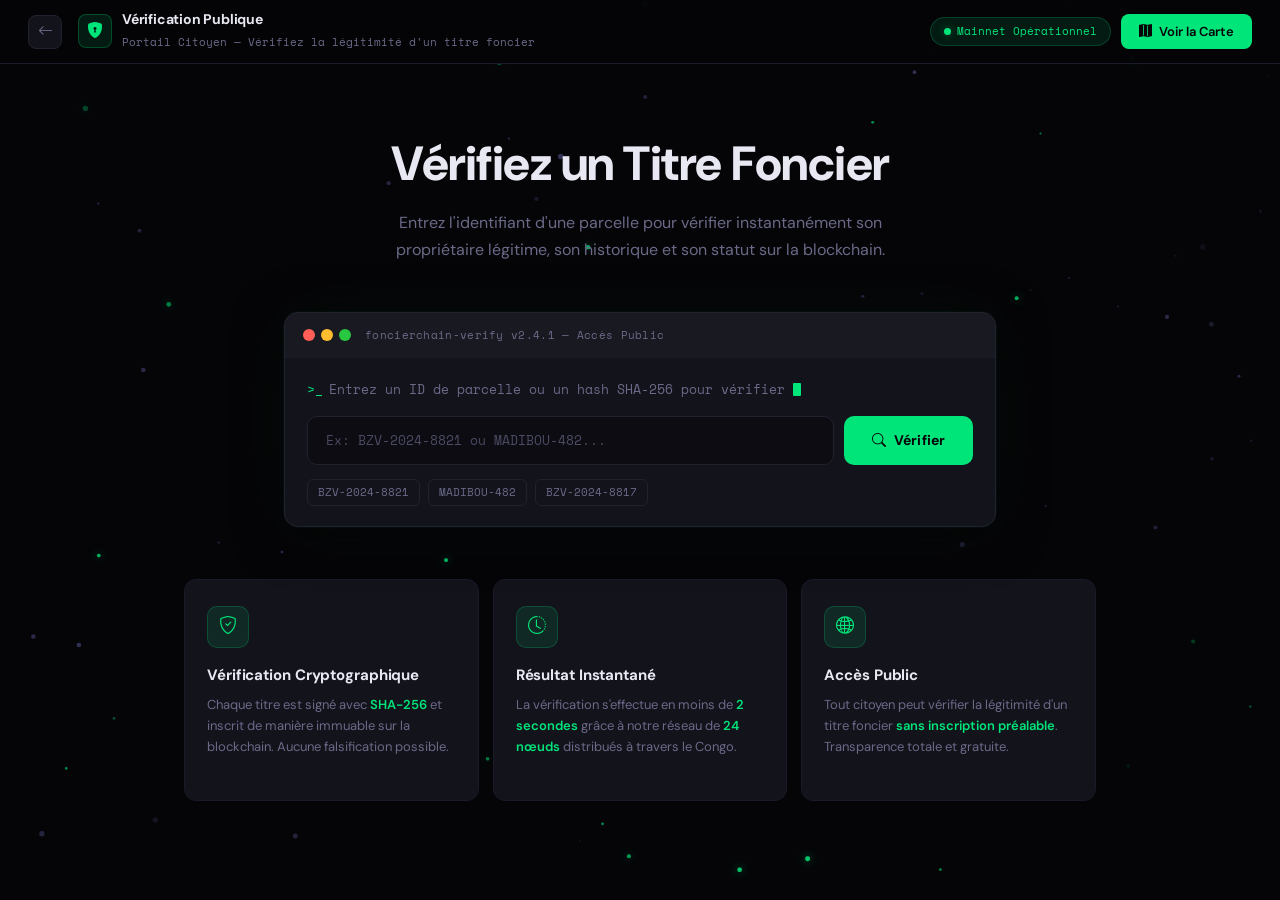
<file: portail_public.html>
<!DOCTYPE html>
<html lang="fr">
<head>
  <meta charset="UTF-8" />
  <meta name="viewport" content="width=device-width, initial-scale=1.0" />
  <title>Vérification Publique | FoncierChain</title>

  <!-- Bootstrap 5 -->
  <link href="https://cdn.jsdelivr.net/npm/bootstrap@5.3.3/dist/css/bootstrap.min.css" rel="stylesheet" />

  <!-- Google Fonts -->
  <link href="https://fonts.googleapis.com/css2?family=Space+Mono:wght@400;700&family=DM+Sans:ital,wght@0,300;0,400;0,500;0,600;0,700;1,400&display=swap" rel="stylesheet" />

  <!-- Bootstrap Icons -->
  <link rel="stylesheet" href="https://cdn.jsdelivr.net/npm/bootstrap-icons@1.11.3/font/bootstrap-icons.min.css" />

  <link rel="stylesheet" href="css/portail_public.css" />
</head>

<body>

  <!-- ════════════════════════════════════════════════════════════════════
       PARTICLE BACKGROUND
  ════════════════════════════════════════════════════════════════════ -->
  <canvas id="particle-canvas" aria-hidden="true"></canvas>

  <!-- ════════════════════════════════════════════════════════════════════
       NAVBAR
  ════════════════════════════════════════════════════════════════════ -->
  <header class="fc-navbar" role="banner">

    <!-- Back -->
    <a href="index.html" class="nav-back-btn" aria-label="Retour">
      <i class="bi bi-arrow-left"></i>
    </a>

    <!-- Brand -->
    <div class="nav-brand">
      <div class="nav-brand__icon" aria-hidden="true">
        <i class="bi bi-shield-lock-fill"></i>
      </div>
      <div class="nav-brand__text">
        <h1>Vérification Publique</h1>
        <p>Portail Citoyen — Vérifiez la légitimité d'un titre foncier</p>
      </div>
    </div>

    <!-- Right actions -->
    <nav class="nav-actions" aria-label="Actions rapides">
      <div class="badge-mainnet" role="status">Mainnet Opérationnel</div>
      <a href="carte.html" class="btn-map">
        <i class="bi bi-map-fill"></i>
        Voir la Carte
      </a>
    </nav>
  </header>

  <!-- ════════════════════════════════════════════════════════════════════
       PAGE CONTENT
  ════════════════════════════════════════════════════════════════════ -->
  <div class="page-wrapper">

    <!-- Hero -->
    <section class="hero-section" aria-labelledby="hero-title">
      <h2 id="hero-title" class="fade-up">Vérifiez un Titre Foncier</h2>
      <p class="fade-up">
        Entrez l'identifiant d'une parcelle pour vérifier instantanément son
        propriétaire légitime, son historique et son statut sur la blockchain.
      </p>
    </section>

    <!-- Terminal search card -->
    <div class="terminal-wrapper fade-up" role="search">
      <div class="terminal-card">

        <!-- Title bar -->
        <div class="terminal-titlebar" aria-hidden="true">
          <div class="terminal-dots">
            <span class="terminal-dot dot-red"></span>
            <span class="terminal-dot dot-yellow"></span>
            <span class="terminal-dot dot-green-mac"></span>
          </div>
          <span class="terminal-title">foncierchain-verify v2.4.1 — Accès Public</span>
        </div>

        <!-- Body -->
        <div class="terminal-body">
          <div class="terminal-prompt" aria-label="Invite de commande">
            Entrez un ID de parcelle ou un hash SHA-256 pour vérifier
            <span class="cursor-blink" aria-hidden="true"></span>
          </div>

          <!-- Search input row -->
          <div class="search-row">
            <div class="search-input-wrap">
              <input
                type="text"
                id="verify-input"
                class="search-input"
                placeholder="Ex: BZV-2024-8821 ou MADIBOU-482..."
                aria-label="Identifiant ou hash SHA-256 de la parcelle"
                autocomplete="off"
                spellcheck="false"
                onkeypress="if(event.key==='Enter')runVerify()"
              />
            </div>
            <button class="btn-verify-main" onclick="runVerify()" id="verify-btn" aria-label="Lancer la vérification">
              <i class="bi bi-search"></i>
              Vérifier
            </button>
          </div>

          <!-- Quick tags -->
          <div class="quick-tags" role="list" aria-label="Exemples de recherche rapide">
            <button class="quick-tag" role="listitem" onclick="setQuery('BZV-2024-8821')">BZV-2024-8821</button>
            <button class="quick-tag" role="listitem" onclick="setQuery('MADIBOU-482')">MADIBOU-482</button>
            <button class="quick-tag" role="listitem" onclick="setQuery('BZV-2024-8817')">BZV-2024-8817</button>
          </div>
        </div>
      </div>
    </div>

    <!-- Result panel -->
    <div class="result-panel" id="result-panel" role="region" aria-live="polite" aria-label="Résultat de la vérification"></div>

    <!-- Feature cards -->
    <section class="features-section" aria-labelledby="features-title">
      <h2 id="features-title" class="visually-hidden">Fonctionnalités</h2>
      <div class="features-grid">

        <article class="feature-card">
          <div class="feature-icon" aria-hidden="true">
            <i class="bi bi-shield-check"></i>
          </div>
          <h3>Vérification Cryptographique</h3>
          <p>
            Chaque titre est signé avec <strong>SHA-256</strong> et inscrit de manière immuable
            sur la blockchain. Aucune falsification possible.
          </p>
        </article>

        <article class="feature-card">
          <div class="feature-icon" aria-hidden="true">
            <i class="bi bi-clock-history"></i>
          </div>
          <h3>Résultat Instantané</h3>
          <p>
            La vérification s'effectue en moins de <strong>2 secondes</strong> grâce à notre
            réseau de <strong>24 nœuds</strong> distribués à travers le Congo.
          </p>
        </article>

        <article class="feature-card">
          <div class="feature-icon" aria-hidden="true">
            <i class="bi bi-globe2"></i>
          </div>
          <h3>Accès Public</h3>
          <p>
            Tout citoyen peut vérifier la légitimité d'un titre foncier
            <strong>sans inscription préalable</strong>. Transparence totale et gratuite.
          </p>
        </article>

      </div>
    </section>

  </div><!-- /page-wrapper -->

  <!-- Bootstrap JS -->
  <script src="https://cdn.jsdelivr.net/npm/bootstrap@5.3.3/dist/js/bootstrap.bundle.min.js"></script>
  <script src="js/portail_public.js"></script>
</body>
</html>
</file>
<file: css/portail_public.css>
:root {
      --fc-bg:          #050508;
      --fc-surface:     #0c0c12;
      --fc-card:        #13131c;
      --fc-card-hover:  #181824;
      --fc-border:      #1a1a28;
      --fc-border-soft: #22222f;
      --fc-green:       #00e57a;
      --fc-green-dim:   rgba(0,229,122,.10);
      --fc-green-mid:   rgba(0,229,122,.20);
      --fc-green-glow:  rgba(0,229,122,.35);
      --fc-red:         #ff3b5c;
      --fc-orange:      #ffb020;
      --fc-text:        #e8e8f2;
      --fc-muted:       #6a6a88;
      --fc-muted2:      #4a4a62;
      --fc-mono:        'Space Mono', monospace;
      --fc-sans:        'DM Sans', sans-serif;
      --nav-h:          64px;
    }

    *, *::before, *::after { box-sizing: border-box; margin: 0; padding: 0; }
    html { scroll-behavior: smooth; }
    body {
      min-height: 100vh;
      background: var(--fc-bg);
      color: var(--fc-text);
      font-family: var(--fc-sans);
      overflow-x: hidden;
    }
    a { text-decoration: none; color: inherit; }

    ::-webkit-scrollbar { width: 4px; }
    ::-webkit-scrollbar-track { background: var(--fc-surface); }
    ::-webkit-scrollbar-thumb { background: var(--fc-border-soft); border-radius: 4px; }

    .fc-navbar {
      position: fixed;
      top: 0; left: 0; right: 0;
      height: var(--nav-h);
      z-index: 1000;
      background: rgba(5, 5, 8, .92);
      backdrop-filter: blur(14px);
      -webkit-backdrop-filter: blur(14px);
      border-bottom: 1px solid var(--fc-border);
      display: flex;
      align-items: center;
      padding: 0 28px;
      gap: 16px;
    }

    .nav-back-btn {
      display: flex;
      align-items: center;
      justify-content: center;
      width: 34px; height: 34px;
      border-radius: 8px;
      border: 1px solid var(--fc-border-soft);
      background: var(--fc-card);
      color: var(--fc-muted);
      font-size: 15px;
      cursor: pointer;
      transition: all .2s;
      flex-shrink: 0;
    }
    .nav-back-btn:hover { color: var(--fc-text); border-color: var(--fc-green); background: var(--fc-green-dim); }

    .nav-brand {
      display: flex;
      align-items: center;
      gap: 10px;
    }

    .nav-brand__icon {
      width: 34px; height: 34px;
      border-radius: 8px;
      background: var(--fc-green-dim);
      border: 1px solid rgba(0,229,122,.25);
      display: flex;
      align-items: center;
      justify-content: center;
      font-size: 16px;
      color: var(--fc-green);
    }

    .nav-brand__text h1 {
      font-size: 14px;
      font-weight: 700;
      color: var(--fc-text);
      line-height: 1.1;
      letter-spacing: -.2px;
    }

    .nav-brand__text p {
      font-size: 10.5px;
      color: var(--fc-muted);
      font-family: var(--fc-mono);
      margin: 0;
    }

    .nav-actions {
      margin-left: auto;
      display: flex;
      align-items: center;
      gap: 10px;
    }

    .badge-mainnet {
      display: flex;
      align-items: center;
      gap: 6px;
      font-family: var(--fc-mono);
      font-size: 11px;
      color: var(--fc-green);
      background: var(--fc-green-dim);
      border: 1px solid rgba(0,229,122,.2);
      border-radius: 20px;
      padding: 5px 13px;
      white-space: nowrap;
    }
    .badge-mainnet::before {
      content: '';
      width: 7px; height: 7px;
      border-radius: 50%;
      background: var(--fc-green);
      box-shadow: 0 0 8px var(--fc-green-glow);
      animation: pulse-dot 2s ease-in-out infinite;
    }

    .btn-map {
      display: flex;
      align-items: center;
      gap: 7px;
      font-size: 13px;
      font-weight: 600;
      color: var(--fc-bg);
      background: var(--fc-green);
      border: none;
      border-radius: 8px;
      padding: 8px 18px;
      cursor: pointer;
      transition: opacity .2s, box-shadow .2s;
      white-space: nowrap;
      text-decoration: none;
    }
    .btn-map:hover {
      opacity: .88;
      box-shadow: 0 0 20px var(--fc-green-glow);
      color: var(--fc-bg);
    }

    #particle-canvas {
      position: fixed;
      top: 0; left: 0;
      width: 100%; height: 100%;
      pointer-events: none;
      z-index: 0;
    }

    .page-wrapper {
      position: relative;
      z-index: 1;
      padding-top: var(--nav-h);
      min-height: 100vh;
      display: flex;
      flex-direction: column;
    }

    .hero-section {
      padding: 72px 24px 48px;
      text-align: center;
      max-width: 720px;
      margin: 0 auto;
      width: 100%;
    }

    .hero-section h2 {
      font-size: clamp(30px, 5vw, 48px);
      font-weight: 800;
      color: var(--fc-text);
      letter-spacing: -.5px;
      line-height: 1.15;
      margin-bottom: 18px;
    }

    .hero-section p {
      font-size: 16px;
      color: var(--fc-muted);
      line-height: 1.7;
      max-width: 560px;
      margin: 0 auto;
    }

    .terminal-wrapper {
      max-width: 760px;
      margin: 0 auto;
      padding: 0 24px;
      width: 100%;
    }

    .terminal-card {
      background: var(--fc-card);
      border: 1px solid var(--fc-border-soft);
      border-radius: 14px;
      overflow: hidden;
      box-shadow:
        0 0 0 1px rgba(0,229,122,.04),
        0 8px 48px rgba(0,0,0,.55),
        0 0 80px rgba(0,229,122,.04);
      transition: box-shadow .3s;
    }
    .terminal-card:focus-within {
      box-shadow:
        0 0 0 1px rgba(0,229,122,.12),
        0 8px 48px rgba(0,0,0,.55),
        0 0 80px rgba(0,229,122,.08);
    }

    .terminal-titlebar {
      display: flex;
      align-items: center;
      gap: 10px;
      padding: 14px 18px;
      background: rgba(255,255,255,.025);
      border-bottom: 1px solid var(--fc-border);
    }

    .terminal-dots {
      display: flex;
      gap: 6px;
    }
    .terminal-dot {
      width: 12px; height: 12px;
      border-radius: 50%;
    }
    .dot-red    { background: #ff5f57; }
    .dot-yellow { background: #febc2e; }
    .dot-green-mac { background: #28c840; }

    .terminal-title {
      font-family: var(--fc-mono);
      font-size: 11px;
      color: var(--fc-muted);
      margin-left: 4px;
      letter-spacing: .3px;
    }

    .terminal-body {
      padding: 22px 22px 20px;
    }

    .terminal-prompt {
      font-family: var(--fc-mono);
      font-size: 13px;
      color: var(--fc-muted);
      margin-bottom: 16px;
      display: flex;
      align-items: center;
      gap: 6px;
    }
    .terminal-prompt::before {
      content: '>_';
      color: var(--fc-green);
    }

    .search-row {
      display: flex;
      gap: 10px;
      align-items: stretch;
    }

    .search-input-wrap {
      flex: 1;
      position: relative;
    }

    .search-input {
      width: 100%;
      background: var(--fc-surface);
      border: 1px solid var(--fc-border-soft);
      border-radius: 10px;
      color: var(--fc-text);
      font-family: var(--fc-mono);
      font-size: 13px;
      padding: 14px 18px;
      outline: none;
      transition: border-color .2s, box-shadow .2s;
      caret-color: var(--fc-green);
    }
    .search-input::placeholder { color: var(--fc-muted2); }
    .search-input:focus {
      border-color: rgba(0,229,122,.4);
      box-shadow: 0 0 0 3px rgba(0,229,122,.07);
    }

    .btn-verify-main {
      display: flex;
      align-items: center;
      gap: 8px;
      font-size: 14px;
      font-weight: 700;
      color: var(--fc-bg);
      background: var(--fc-green);
      border: none;
      border-radius: 10px;
      padding: 14px 28px;
      cursor: pointer;
      white-space: nowrap;
      transition: opacity .2s, box-shadow .2s, transform .15s;
      letter-spacing: .1px;
    }
    .btn-verify-main:hover {
      opacity: .9;
      box-shadow: 0 0 24px var(--fc-green-glow);
    }
    .btn-verify-main:active { transform: scale(.98); }
    .btn-verify-main.loading { opacity: .7; pointer-events: none; }

    .quick-tags {
      display: flex;
      gap: 8px;
      margin-top: 14px;
      flex-wrap: wrap;
    }

    .quick-tag {
      font-family: var(--fc-mono);
      font-size: 11px;
      color: var(--fc-muted);
      background: transparent;
      border: 1px solid var(--fc-border-soft);
      border-radius: 6px;
      padding: 4px 10px;
      cursor: pointer;
      transition: all .18s;
    }
    .quick-tag:hover {
      color: var(--fc-green);
      border-color: rgba(0,229,122,.35);
      background: var(--fc-green-dim);
    }

    .result-panel {
      max-width: 760px;
      margin: 20px auto 0;
      padding: 0 24px;
      width: 100%;
    }

    .result-box {
      border-radius: 12px;
      border: 1px solid;
      padding: 20px 22px;
      animation: slide-in .3s ease-out;
    }
    .result-box--success {
      background: var(--fc-green-dim);
      border-color: rgba(0,229,122,.25);
    }
    .result-box--error {
      background: rgba(255,59,92,.07);
      border-color: rgba(255,59,92,.25);
    }

    .result-header {
      display: flex;
      align-items: center;
      gap: 10px;
      margin-bottom: 16px;
    }
    .result-header__icon {
      width: 32px; height: 32px;
      border-radius: 8px;
      display: flex;
      align-items: center;
      justify-content: center;
      font-size: 15px;
    }
    .result-header__icon--success { background: var(--fc-green-mid); color: var(--fc-green); }
    .result-header__icon--error   { background: rgba(255,59,92,.15); color: var(--fc-red); }

    .result-header__title {
      font-size: 13px;
      font-weight: 700;
      color: var(--fc-text);
    }
    .result-header__sub {
      font-family: var(--fc-mono);
      font-size: 10px;
      color: var(--fc-muted);
    }

    .result-grid {
      display: grid;
      grid-template-columns: repeat(auto-fill, minmax(200px, 1fr));
      gap: 8px;
    }

    .result-field {
      background: rgba(0,0,0,.25);
      border: 1px solid var(--fc-border);
      border-radius: 8px;
      padding: 10px 12px;
    }
    .result-field__label {
      font-size: 10px;
      font-weight: 600;
      text-transform: uppercase;
      letter-spacing: .7px;
      color: var(--fc-muted);
      margin-bottom: 4px;
    }
    .result-field__value {
      font-size: 13px;
      font-weight: 600;
      color: var(--fc-text);
      font-family: var(--fc-mono);
    }

    .result-badge {
      display: inline-flex;
      align-items: center;
      gap: 5px;
      font-size: 11px;
      font-weight: 700;
      padding: 3px 10px;
      border-radius: 20px;
      margin-top: 12px;
    }
    .result-badge--confirmed { background: var(--fc-green-mid); color: var(--fc-green); border: 1px solid rgba(0,229,122,.3); }
    .result-badge--litige    { background: rgba(255,59,92,.15); color: var(--fc-red);   border: 1px solid rgba(255,59,92,.3); }
    .result-badge--pending   { background: rgba(255,176,32,.12); color: var(--fc-orange); border: 1px solid rgba(255,176,32,.3); }

    .hash-display {
      font-family: var(--fc-mono);
      font-size: 10px;
      color: var(--fc-muted);
      word-break: break-all;
      margin-top: 12px;
      padding: 10px 12px;
      background: rgba(0,0,0,.3);
      border-radius: 8px;
      border: 1px solid var(--fc-border);
    }

    .loading-bar {
      height: 2px;
      background: linear-gradient(90deg, transparent, var(--fc-green), transparent);
      background-size: 200% 100%;
      animation: shimmer 1.2s infinite;
      border-radius: 2px;
      margin-bottom: 14px;
    }

    .features-section {
      max-width: 960px;
      margin: 52px auto 0;
      padding: 0 24px 72px;
      width: 100%;
    }

    .features-grid {
      display: grid;
      grid-template-columns: repeat(3, 1fr);
      gap: 14px;
    }

    @media (max-width: 768px) {
      .features-grid { grid-template-columns: 1fr; }
    }

    .feature-card {
      background: var(--fc-card);
      border: 1px solid var(--fc-border);
      border-radius: 12px;
      padding: 26px 22px;
      transition: border-color .2s, background .2s, transform .2s;
      cursor: default;
    }
    .feature-card:hover {
      background: var(--fc-card-hover);
      border-color: rgba(0,229,122,.18);
      transform: translateY(-2px);
    }

    .feature-icon {
      width: 42px; height: 42px;
      border-radius: 10px;
      background: var(--fc-green-dim);
      border: 1px solid rgba(0,229,122,.2);
      display: flex;
      align-items: center;
      justify-content: center;
      font-size: 18px;
      color: var(--fc-green);
      margin-bottom: 18px;
    }

    .feature-card h3 {
      font-size: 15px;
      font-weight: 700;
      color: var(--fc-text);
      margin-bottom: 10px;
      letter-spacing: -.1px;
    }

    .feature-card p {
      font-size: 13px;
      color: var(--fc-muted);
      line-height: 1.65;
    }

    .feature-card p strong {
      color: var(--fc-green);
      font-weight: 600;
    }

    @keyframes pulse-dot {
      0%, 100% { opacity: 1; box-shadow: 0 0 8px var(--fc-green-glow); }
      50%       { opacity: .4; box-shadow: none; }
    }

    @keyframes shimmer {
      0%   { background-position: -200% 0; }
      100% { background-position:  200% 0; }
    }

    @keyframes slide-in {
      from { opacity: 0; transform: translateY(10px); }
      to   { opacity: 1; transform: translateY(0); }
    }

    @keyframes blink {
      0%, 100% { opacity: 1; }
      50%       { opacity: 0; }
    }

    .cursor-blink {
      display: inline-block;
      width: 8px; height: 13px;
      background: var(--fc-green);
      border-radius: 1px;
      margin-left: 2px;
      vertical-align: middle;
      animation: blink 1.1s step-end infinite;
    }

    .fade-up {
      opacity: 0;
      transform: translateY(20px);
      animation: fade-up-anim .6s ease-out forwards;
    }
    .fade-up:nth-child(2) { animation-delay: .1s; }
    .fade-up:nth-child(3) { animation-delay: .2s; }

    @keyframes fade-up-anim {
      to { opacity: 1; transform: translateY(0); }
    }

    .result-panel { display: none; }
</file>
